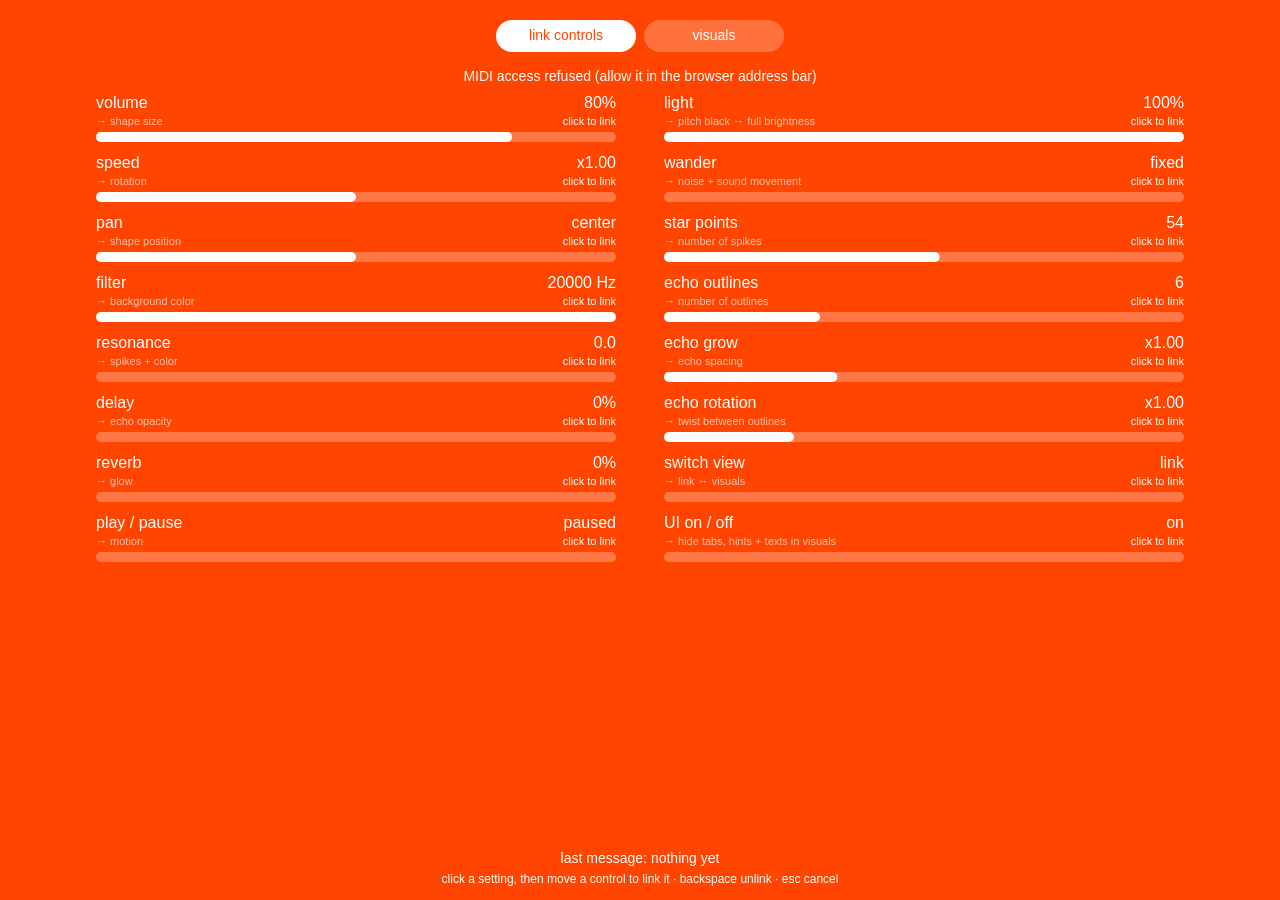
<file: code-controller/index.html>
<!DOCTYPE html>
<html lang="en">
  <head>
    <meta charset="utf-8" />
    <meta name="viewport" content="width=device-width, initial-scale=1.0">

    <title>p5 MIDI controller</title>

    <link rel="stylesheet" type="text/css" href="style.css">

    <script src="libraries/p5.min.js"></script>
    <script src="libraries/p5.sound.min.js"></script>
  </head>

  <body>
    <!-- all these files share their variables and functions -->
    <script src="settings.js"></script>
    <script src="sound.js"></script>
    <script src="midi.js"></script>
    <script src="link-view.js"></script>
    <script src="visuals-view.js"></script>
    <script src="sketch.js"></script>
  </body>
</html>
</file>
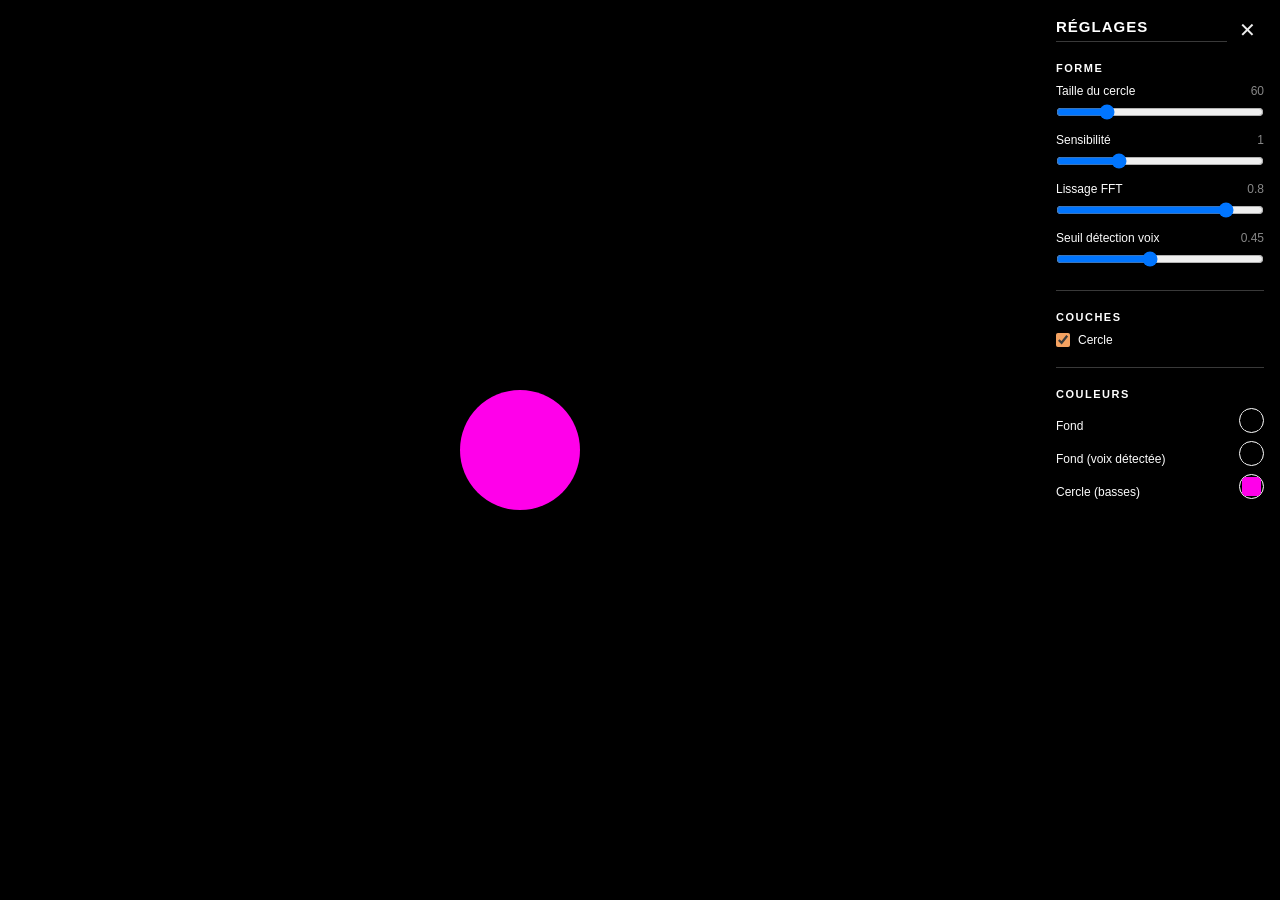
<file: code/index.html>
<!DOCTYPE html>
<html lang="fr">
  <head>
    <meta charset="utf-8" />
    <meta name="viewport" content="width=device-width, initial-scale=1.0">

    <title>Test</title>

    <link rel="stylesheet" type="text/css" href="style.css">

    <script src="libraries/p5.min.js"></script>
    <script src="libraries/p5.sound.min.js"></script>
  </head>

  <body>


  <div id="open">✕</div>

  <div id="panel">
    <header>
      <h1>Réglages</h1>
      <button id="close" aria-label="Fermer le menu">✕</button>
    </header>

    <section>
      <h2>Forme</h2>

      <label for="size">Taille du cercle <output for="size"></output></label>
      <input type="range" id="size" min="20" max="200" step="1" value="60">

      <label for="sens">Sensibilité <output for="sens"></output></label>
      <input type="range" id="sens" min="0.2" max="3" step="0.05" value="1">

      <label for="smooth">Lissage FFT <output for="smooth"></output></label>
      <input type="range" id="smooth" min="0" max="0.95" step="0.01" value="0.8">

      <label for="threshold">Seuil détection voix <output for="threshold"></output></label>
      <input type="range" id="threshold" min="0" max="1" step="0.01" value="0.45">
    </section>

    <section>
      <h2>Couches</h2>
      <label class="check"><input type="checkbox" id="showBass" checked> Cercle </label>
    </section>

    <section>
      <h2>Couleurs</h2>
      <div class="color-row"><label for="bg">Fond</label><input type="color" id="bg" value="white"></div>
      <div class="color-row"><label for="bgVoice">Fond (voix détectée)</label><input type="color" id="bgVoice" value="black"></div>
      <div class="color-row"><label for="cBass">Cercle (basses)</label><input type="color" id="cBass" value="#ff00ea"></div>
     
    </section>
  </div>



    <script src="sketch.js"></script>
  </body>
</html>
</file>
<file: code-controller/style.css>
html, body {
  margin: 0;
  padding: 0;
}

canvas {
  display: block;
}
</file>
<file: code/style.css>
* { 
  box-sizing: border-box; 
}

html, body {
  margin: 0;
  height: 100%;
  overflow: hidden;
  font-family: verdana, sans-serif;
}

canvas { display: block; }

/* ---------- Panneau de droite ---------- */
#panel {
  position: fixed;
  top: 0;
  right: 0;
  width: 240px;               /* doit correspondre à PANEL_W dans sketch.js */
  height: 100%;
  padding: 18px 16px 30px;
  overflow-y: auto;
  background: rgb(0, 0, 0);
 
  color: white;
  font-size: 12px;
  z-index: 10;
  transition: transform 0.3s ease;
}

body.closed #panel {
  transform: translateX(100%);
}

#panel h1 {
  margin: 0 0 6px;
  font-size: 15px;
  letter-spacing: 1px;
  text-transform: uppercase;
}

#panel section {
  padding: 20px 0;
  border-top: 1px solid rgba(255, 255, 255, 0.225);
}

#panel h2 {
  margin: 0 0 8px;
  font-size: 11px;
  letter-spacing: 1.5px;
  text-transform: uppercase;
  color: #ffffff;
}

#panel label {
  display: flex;
  justify-content: space-between;
  align-items: center;
  margin-top: 10px;
  color: #fcfcfc;
}

output {
  color: #888;
  font-variant-numeric: tabular-nums;
}


body.closed #panel {
  transform: translateX(100%);
}

#panel header {
  display: flex;
  justify-content: space-between;
  align-items: center;
}

#close {
  background: black;
  border: 0px ;
  font-size: 20px;

  
  right: 12px;
  padding: 12px 12px;
  color: #eee;
  cursor: pointer;

  display: flex;
  position: absolute;

 
}
#close:hover { 
  color: #ff00ea; 
}

#open {
  border: 0px;
  font-size: 20px;

  
  right: 12px;
  padding: 12px 12px;
  color: black;
  cursor: pointer;

  display: flex;
  position: fixed;
}
#open:hover { 
  color: #ff00ea; 
}
body.closed #open { display: block; }

/* sliders : on laisse le style par défaut du navigateur */
input[type="range"] {
  width: 100%;
  margin: 6px 0 2px;
}

/* ---------- Cases à cocher ---------- */
#panel label.check {
  justify-content: flex-start;
  gap: 8px;
  cursor: pointer;
}

input[type="checkbox"] {
  accent-color: #f4a261;
  width: 14px;
  height: 14px;
  margin: 0;
}

/* ---------- Sélecteurs de couleur ---------- */
.color-row {
  display: flex;
  justify-content: space-between;
  align-items: center;
  margin-top: 8px;
}
.color-row label { margin: 0; }

input[type="color"] {
  width: 25px;
  height: 25px;
  padding: 0;
  background: none;
  border: 1px solid white;
  border-radius: 25px;
  cursor: pointer;
}
input[type="color"]::-webkit-color-swatch-wrapper { padding: 2px; }
input[type="color"]::-webkit-color-swatch { border: none; border-radius: 2px; }

/* ---------- Scrollbar discrète ---------- */
#panel::-webkit-scrollbar { width: 6px; }
#panel::-webkit-scrollbar-thumb { background: #3a3a40; border-radius: 3px; }
</file>
